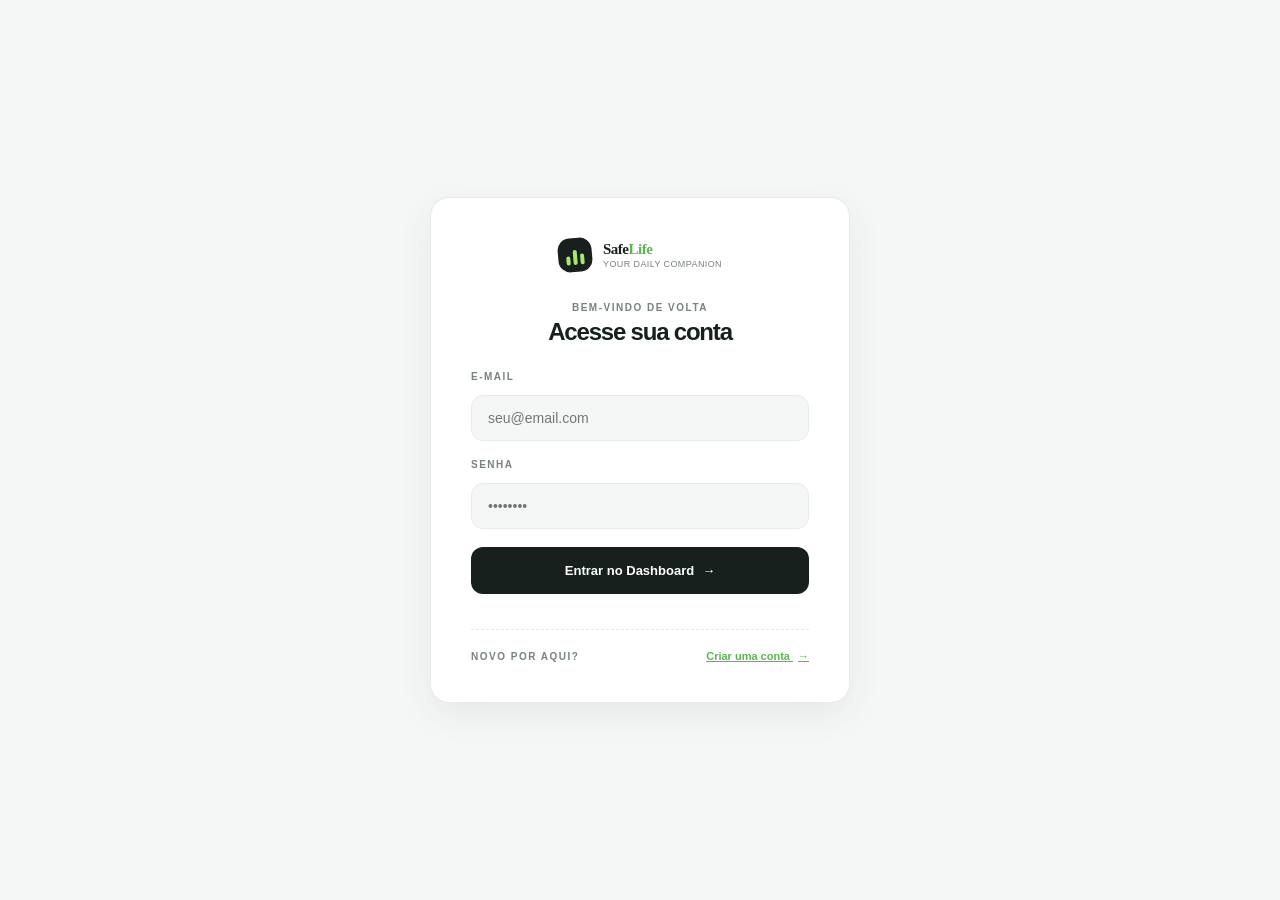
<file: index.html>
<!DOCTYPE html>
<html lang="pt-BR">
<head>
    <meta charset="UTF-8">
    <meta name="viewport" content="width=device-width, initial-scale=1.0">
    <title>SafeLife — Login</title>
    <link rel="stylesheet" href="style.css">
</head>
<body class="auth-body">
    <main class="auth-panel panel">
        <!-- Logo -->
        <div class="brand auth-brand">
            <div class="brand-mark">
                <span></span><span></span><span></span>
            </div>
            <div>
                <strong>Safe<span>Life</span></strong>
                <small>your daily companion</small>
            </div>
        </div>

        <div class="panel-header auth-header">
            <div>
                <p class="eyebrow">BEM-VINDO DE VOLTA</p>
                <h2>Acesse sua conta</h2>
            </div>
        </div>

        <form action="dashboard.html" method="GET" class="auth-form">
            <div class="input-group">
                <label class="nav-label">E-MAIL</label>
                <input type="email" placeholder="seu@email.com" required class="auth-input">
            </div>
            
            <div class="input-group">
                <label class="nav-label">SENHA</label>
                <input type="password" placeholder="••••••••" required class="auth-input">
            </div>

            <button type="submit" class="auth-btn">Entrar no Dashboard <span>→</span></button>
        </form>

        <div class="auth-footer">
            <span class="nav-label" style="margin:0; padding:0;">NOVO POR AQUI?</span>
            <a href="cadastro.html" class="text-button" style="margin:0;">Criar uma conta <span>→</span></a>
        </div>
    </main>

    <!-- Script para manter o tema (Dark/Light) salvo no localStorage -->
    <script>
        if (localStorage.getItem("healthtrack-theme") === "dark") {
            document.body.classList.add("dark");
        }
    </script>
</body>
</html>
</file>
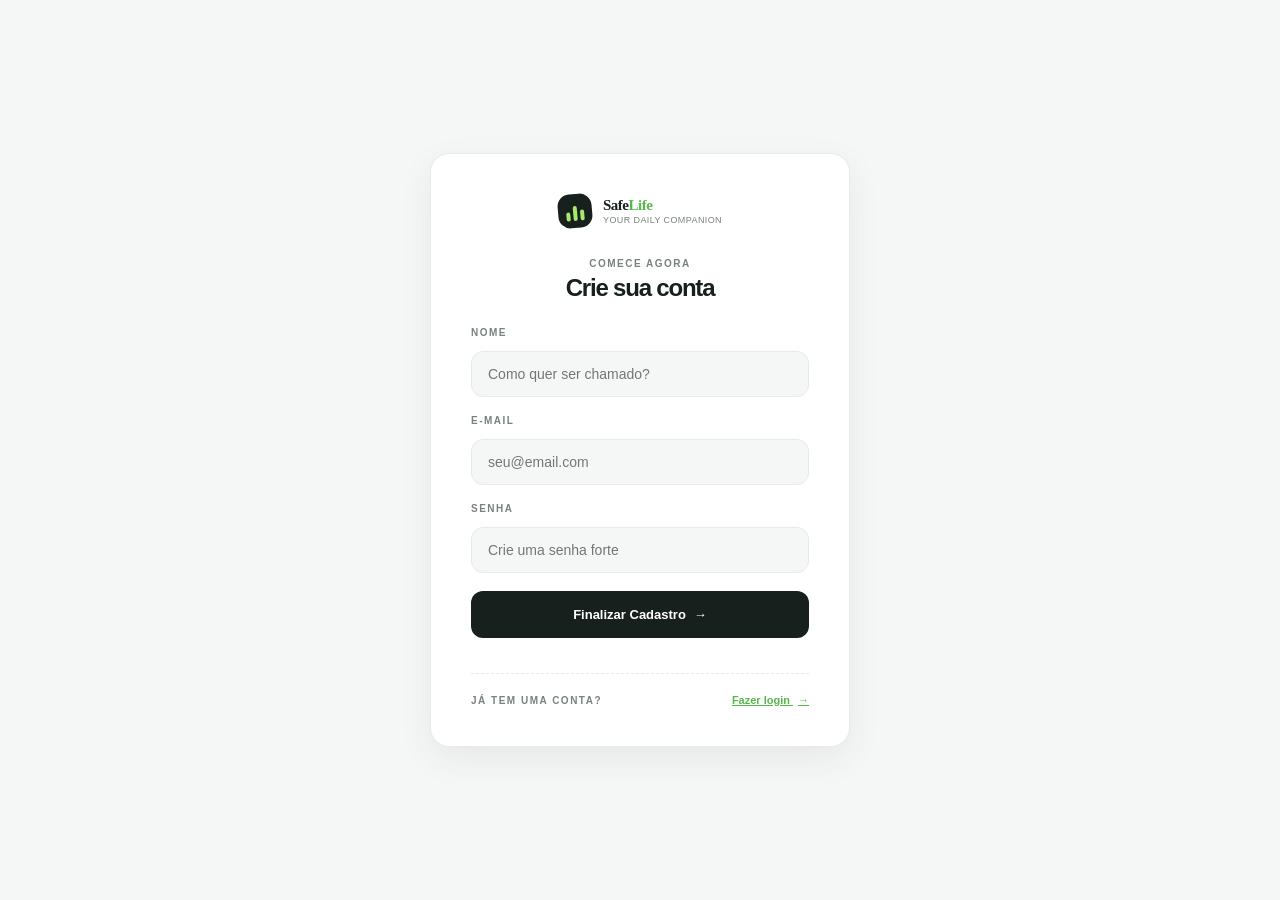
<file: cadastro.html>
<!DOCTYPE html>
<html lang="pt-BR">
<head>
    <meta charset="UTF-8">
    <meta name="viewport" content="width=device-width, initial-scale=1.0">
    <title>SafeLife — Cadastro</title>
    <link rel="stylesheet" href="style.css">
</head>
<body class="auth-body">
    <main class="auth-panel panel">
        <!-- Logo -->
        <div class="brand auth-brand">
            <div class="brand-mark">
                <span></span><span></span><span></span>
            </div>
            <div>
                <strong>Safe<span>Life</span></strong>
                <small>your daily companion</small>
            </div>
        </div>

        <div class="panel-header auth-header">
            <div>
                <p class="eyebrow">COMECE AGORA</p>
                <h2>Crie sua conta</h2>
            </div>
        </div>

        <form action="dashboard.html" method="GET" class="auth-form">
            <div class="input-group">
                <label class="nav-label">NOME</label>
                <input type="text" placeholder="Como quer ser chamado?" required class="auth-input">
            </div>

            <div class="input-group">
                <label class="nav-label">E-MAIL</label>
                <input type="email" placeholder="seu@email.com" required class="auth-input">
            </div>
            
            <div class="input-group">
                <label class="nav-label">SENHA</label>
                <input type="password" placeholder="Crie uma senha forte" required class="auth-input">
            </div>

            <button type="submit" class="auth-btn">Finalizar Cadastro <span>→</span></button>
        </form>

        <div class="auth-footer">
            <span class="nav-label" style="margin:0; padding:0;">JÁ TEM UMA CONTA?</span>
            <a href="index.html" class="text-button" style="margin:0;">Fazer login <span>→</span></a>
        </div>
    </main>

    <script>
        if (localStorage.getItem("healthtrack-theme") === "dark") {
            document.body.classList.add("dark");
        }
    </script>
</body>
</html>
</file>
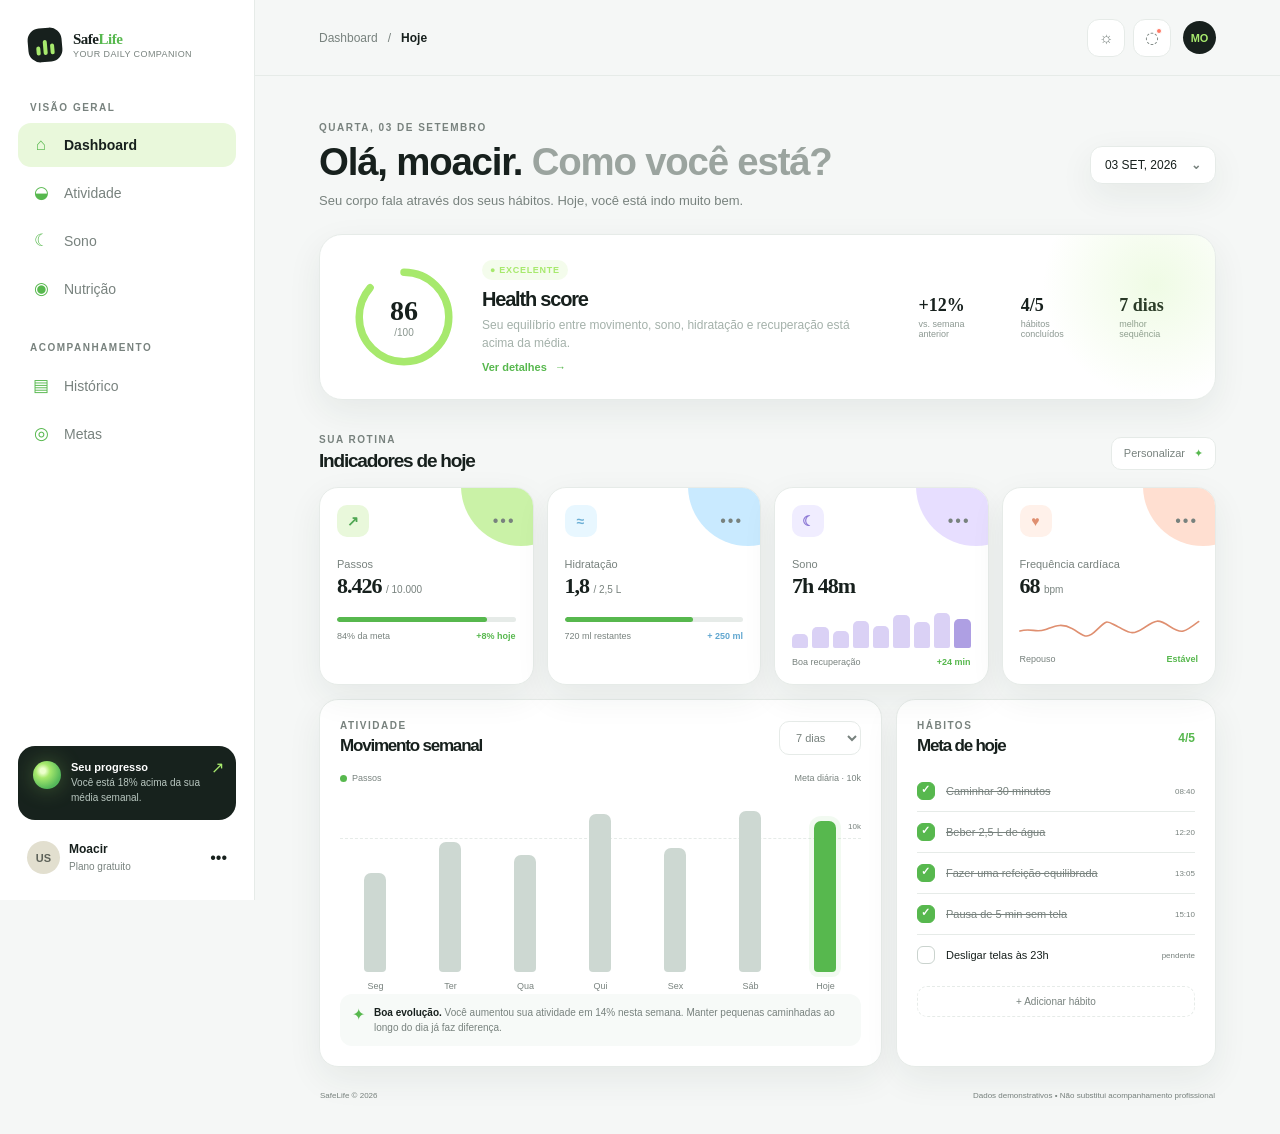
<file: dashboard.html>
<!DOCTYPE html>
<html lang="pt-BR">
<head>
    <meta charset="UTF-8">
    <meta name="viewport" content="width=device-width, initial-scale=1.0">
    <meta name="description" content="Health Tracking — acompanhe seus hábitos e indicadores de bem-estar em um só lugar.">
    <title>SafeLife — Dashboard</title>
    <link rel="stylesheet" href="style.css">
</head>
<body>
    <div class="app-shell">
        <!-- ==============================================
             BARRA LATERAL (MENU)
             ============================================== -->
        <aside class="sidebar" id="sidebar">
            <div class="brand">
                <div class="brand-mark">
                    <span></span><span></span><span></span>
                </div>
                <div>
                    <strong>Safe<span>Life</span></strong>
                    <small>your daily companion</small>
                </div>
            </div>

            <nav class="main-nav" aria-label="Navegação principal">
                <p class="nav-label">VISÃO GERAL</p>
                <button class="nav-item active" data-section="overview">
                    <span class="nav-icon">⌂</span>
                    <span>Dashboard</span>
                </button>
                <button class="nav-item" data-section="activity">
                    <span class="nav-icon">◒</span>
                    <span>Atividade</span>
                </button>
                <button class="nav-item" data-section="sleep">
                    <span class="nav-icon">☾</span>
                    <span>Sono</span>
                </button>
                <button class="nav-item" data-section="nutrition">
                    <span class="nav-icon">◉</span>
                    <span>Nutrição</span>
                </button>

                <p class="nav-label">ACOMPANHAMENTO</p>
                <button class="nav-item" data-section="history">
                    <span class="nav-icon">▤</span>
                    <span>Histórico</span>
                </button>
                <button class="nav-item" data-section="goals">
                    <span class="nav-icon">◎</span>
                    <span>Metas</span>
                </button>
            </nav>

            <div class="sidebar-bottom">
                <div class="coach-card">
                    <div class="coach-orb"></div>
                    <div>
                        <strong>Seu progresso</strong>
                        <p>Você está 18% acima da sua média semanal.</p>
                    </div>
                    <span class="arrow">↗</span>
                </div>

                <button class="profile-mini">
                    <div class="avatar">US</div>
                    <div class="profile-copy">
                        <strong>Moacir</strong>
                        <small>Plano gratuito</small>
                    </div>
                    <span>•••</span>
                </button>
            </div>
        </aside>

        <!-- ==============================================
             CONTEÚDO PRINCIPAL
             ============================================== -->
        <main class="main-content">
            <header class="topbar">
                <button class="mobile-menu" id="mobileMenu" aria-label="Abrir menu">☰</button>
                <div class="breadcrumb">
                    <span>Dashboard</span>
                    <span>/</span>
                    <strong id="sectionTitle">Hoje</strong>
                </div>

                <div class="top-actions">
                    <button class="icon-button" id="themeToggle" aria-label="Alternar tema">☼</button>
                    <button class="icon-button notification" aria-label="Notificações">
                        ◌
                        <i></i>
                    </button>
                    <div class="top-avatar">MO</div>
                </div>
            </header>

            <section class="content" id="content">
                
                <!-- 1. TELA: DASHBOARD GERAL (OVERVIEW) -->
                <div class="dashboard-view active" id="view-overview">
                    <div class="hero-row">
                        <div>
                            <p class="eyebrow">QUARTA, 03 DE SETEMBRO</p>
                            <h1>Olá, moacir. <span>Como você está?</span></h1>
                            <p class="hero-sub">Seu corpo fala através dos seus hábitos. Hoje, você está indo muito bem.</p>
                        </div>
                        <button class="date-selector" id="dateSelector">
                            <span>03 SET, 2026</span>
                            <b>⌄</b>
                        </button>
                    </div>

                    <div class="health-score">
                        <div class="score-main">
                            <div class="score-ring">
                                <svg viewBox="0 0 120 120" aria-hidden="true">
                                    <circle class="ring-bg" cx="60" cy="60" r="48"></circle>
                                    <circle class="ring-value" cx="60" cy="60" r="48" id="scoreRing"></circle>
                                </svg>
                                <div class="score-number">
                                    <strong id="healthScore">86</strong>
                                    <span>/100</span>
                                </div>
                            </div>
                            <div class="score-copy">
                                <span class="pill good">● Excelente</span>
                                <h2>Health score</h2>
                                <p>Seu equilíbrio entre movimento, sono, hidratação e recuperação está acima da média.</p>
                                <button class="text-button" id="scoreDetails">Ver detalhes <span>→</span></button>
                            </div>
                        </div>
                        <div class="score-divider"></div>
                        <div class="score-stats">
                            <div><span>+12%</span><small>vs. semana anterior</small></div>
                            <div><span>4/5</span><small>hábitos concluídos</small></div>
                            <div><span>7 dias</span><small>melhor sequência</small></div>
                        </div>
                    </div>

                    <div class="section-heading">
                        <div>
                            <p class="eyebrow">SUA ROTINA</p>
                            <h2>Indicadores de hoje</h2>
                        </div>
                        <button class="ghost-button" id="customizeBtn">Personalizar <span>✦</span></button>
                    </div>

                    <div class="metric-grid">
                        <article class="metric-card steps-card">
                            <div class="metric-head"><div class="metric-icon">↗</div><button class="card-menu">•••</button></div>
                            <div class="metric-label">Passos</div>
                            <div class="metric-value"><strong>8.426</strong> <span>/ 10.000</span></div>
                            <div class="progress-line"><i style="width:84%"></i></div>
                            <div class="metric-foot"><span>84% da meta</span><em>+8% hoje</em></div>
                        </article>

                        <article class="metric-card water-card">
                            <div class="metric-head"><div class="metric-icon">≈</div><button class="card-menu">•••</button></div>
                            <div class="metric-label">Hidratação</div>
                            <div class="metric-value"><strong id="waterValue">1,8</strong> <span>/ 2,5 L</span></div>
                            <div class="progress-line"><i id="waterBar" style="width:72%"></i></div>
                            <div class="metric-foot"><span>720 ml restantes</span><button id="addWater">+ 250 ml</button></div>
                        </article>

                        <article class="metric-card sleep-card">
                            <div class="metric-head"><div class="metric-icon">☾</div><button class="card-menu">•••</button></div>
                            <div class="metric-label">Sono</div>
                            <div class="metric-value"><strong>7h 48m</strong></div>
                            <div class="sleep-chart">
                                <span style="height:38%"></span><span style="height:55%"></span><span style="height:45%"></span>
                                <span style="height:72%"></span><span style="height:58%"></span><span style="height:86%"></span>
                                <span style="height:68%"></span><span style="height:93%"></span><span style="height:76%"></span>
                            </div>
                            <div class="metric-foot"><span>Boa recuperação</span><em>+24 min</em></div>
                        </article>

                        <article class="metric-card heart-card">
                            <div class="metric-head"><div class="metric-icon">♥</div><button class="card-menu">•••</button></div>
                            <div class="metric-label">Frequência cardíaca</div>
                            <div class="metric-value"><strong>68</strong> <span>bpm</span></div>
                            <div class="mini-line-chart" aria-label="Gráfico da frequência cardíaca">
                                <svg viewBox="0 0 260 65" preserveAspectRatio="none">
                                    <path d="M0 41 C16 36, 23 44, 36 39 S59 26, 76 37 S96 58, 112 39 S126 24, 143 34 S163 49, 180 36 S200 19, 218 33 S240 43, 260 25"></path>
                                </svg>
                            </div>
                            <div class="metric-foot"><span>Repouso</span><em>Estável</em></div>
                        </article>
                    </div>

                    <div class="dashboard-columns">
                        <section class="panel activity-panel">
                            <div class="panel-header">
                                <div>
                                    <p class="eyebrow">ATIVIDADE</p>
                                    <h2>Movimento semanal</h2>
                                </div>
                                <select id="rangeSelect" class="range-select" aria-label="Período do gráfico">
                                    <option value="7">7 dias</option>
                                    <option value="14">14 dias</option>
                                </select>
                            </div>
                            <div class="legend">
                                <span><i></i> Passos</span>
                                <span class="average">Meta diária · 10k</span>
                            </div>
                            <div class="bar-chart" id="barChart">
                                <div class="goal-line"><span>10k</span></div>
                                <div class="bars">
                                    <div class="bar-col"><div class="bar" style="height:55%"></div><small>Seg</small></div>
                                    <div class="bar-col"><div class="bar" style="height:72%"></div><small>Ter</small></div>
                                    <div class="bar-col"><div class="bar" style="height:65%"></div><small>Qua</small></div>
                                    <div class="bar-col"><div class="bar" style="height:88%"></div><small>Qui</small></div>
                                    <div class="bar-col"><div class="bar" style="height:69%"></div><small>Sex</small></div>
                                    <div class="bar-col"><div class="bar" style="height:97%"></div><small>Sáb</small></div>
                                    <div class="bar-col current"><div class="bar" style="height:84%"></div><small>Hoje</small></div>
                                </div>
                            </div>
                            <div class="panel-insight">
                                <div class="insight-icon">✦</div>
                                <p><strong>Boa evolução.</strong> Você aumentou sua atividade em 14% nesta semana. Manter pequenas caminhadas ao longo do dia já faz diferença.</p>
                            </div>
                        </section>

                        <section class="panel habits-panel">
                            <div class="panel-header">
                                <div>
                                    <p class="eyebrow">HÁBITOS</p>
                                    <h2>Meta de hoje</h2>
                                </div>
                                <span class="completion">4/5</span>
                            </div>
                            <div class="habit-list">
                                <label class="habit done">
                                    <input type="checkbox" checked>
                                    <span class="check"></span>
                                    <span class="habit-text">Caminhar 30 minutos</span>
                                    <small>08:40</small>
                                </label>
                                <label class="habit done">
                                    <input type="checkbox" checked>
                                    <span class="check"></span>
                                    <span class="habit-text">Beber 2,5 L de água</span>
                                    <small>12:20</small>
                                </label>
                                <label class="habit done">
                                    <input type="checkbox" checked>
                                    <span class="check"></span>
                                    <span class="habit-text">Fazer uma refeição equilibrada</span>
                                    <small>13:05</small>
                                </label>
                                <label class="habit done">
                                    <input type="checkbox" checked>
                                    <span class="check"></span>
                                    <span class="habit-text">Pausa de 5 min sem tela</span>
                                    <small>15:10</small>
                                </label>
                                <label class="habit">
                                    <input type="checkbox">
                                    <span class="check"></span>
                                    <span class="habit-text">Desligar telas às 23h</span>
                                    <small>pendente</small>
                                </label>
                            </div>
                            <button class="add-habit" id="addHabit">+ Adicionar hábito</button>
                        </section>
                    </div>
                </div>

                <!-- 2. TELA: ATIVIDADE -->
                <div class="dashboard-view" id="view-activity">
                    <div class="section-heading">
                        <div>
                            <p class="eyebrow">SEU CORPO EM MOVIMENTO</p>
                            <h2>Atividade Física</h2>
                        </div>
                        <button class="ghost-button">Sincronizar Apple Health <span>✦</span></button>
                    </div>
                    
                    <div class="dashboard-columns">
                        <section class="panel">
                            <div class="panel-header"><h2>Treinos da Semana</h2></div>
                            <div class="habit-list">
                                <label class="habit done">
                                    <span class="check" style="border-radius: 50%;"></span>
                                    <span class="habit-text">Musculação (Membros Superiores)</span>
                                    <small>Segunda, 45 min</small>
                                </label>
                                <label class="habit done">
                                    <span class="check" style="border-radius: 50%;"></span>
                                    <span class="habit-text">Corrida Leve</span>
                                    <small>Terça, 30 min</small>
                                </label>
                                <label class="habit">
                                    <span class="check" style="border-radius: 50%;"></span>
                                    <span class="habit-text">Musculação (Membros Inferiores)</span>
                                    <small>Quinta (Programado)</small>
                                </label>
                            </div>
                        </section>
                    </div>
                </div>

                <!-- 3. TELA: SONO -->
                <div class="dashboard-view" id="view-sleep">
                    <div class="section-heading">
                        <div>
                            <p class="eyebrow">RESTAURAÇÃO E DESCANSO</p>
                            <h2>Análise do Sono</h2>
                        </div>
                    </div>
                    
                    <div class="dashboard-columns">
                        <section class="panel">
                            <div class="panel-header"><h2>Média da Semana: 7h 20m</h2></div>
                            <div class="sleep-chart" style="height: 150px; margin-top: 20px;">
                                <span style="height:60%"></span><span style="height:80%"></span><span style="height:70%"></span>
                                <span style="height:90%"></span><span style="height:65%"></span><span style="height:100%"></span>
                                <span style="height:85%"></span>
                            </div>
                            <div class="panel-insight" style="margin-top: 20px;">
                                <div class="insight-icon">☾</div>
                                <p><strong>Bela recuperação!</strong> Seu sono profundo aumentou em 15% nos últimos dias, o que justifica a sua boa frequência cardíaca em repouso.</p>
                            </div>
                        </section>
                    </div>
                </div>

                <!-- 4. TELA: NUTRIÇÃO -->
                <div class="dashboard-view" id="view-nutrition">
                    <div class="section-heading">
                        <div>
                            <p class="eyebrow">COMBUSTÍVEL PARA O CORPO</p>
                            <h2>Nutrição</h2>
                        </div>
                        <button class="ghost-button">+ Adicionar Refeição</button>
                    </div>

                    <div class="metric-grid" style="grid-template-columns: repeat(2, minmax(0, 1fr)); margin-bottom: 20px;">
                        <article class="metric-card water-card">
                            <div class="metric-label">Calorias Consumidas</div>
                            <div class="metric-value"><strong>1.850</strong> <span>/ 2.200 kcal</span></div>
                            <div class="progress-line"><i style="width:84%"></i></div>
                        </article>
                        <article class="metric-card steps-card">
                            <div class="metric-label">Proteínas</div>
                            <div class="metric-value"><strong>110g</strong> <span>/ 140g</span></div>
                            <div class="progress-line"><i style="width:78%"></i></div>
                        </article>
                    </div>
                </div>

                <!-- 5. TELA: HISTÓRICO -->
                <div class="dashboard-view" id="view-history">
                    <div class="section-heading">
                        <div>
                            <p class="eyebrow">SEUS REGISTROS PASSADOS</p>
                            <h2>Histórico Completo</h2>
                        </div>
                        <select class="range-select">
                            <option>Agosto 2026</option>
                            <option>Julho 2026</option>
                        </select>
                    </div>

                    <section class="panel history-panel">
                        <div class="history-row history-header">
                            <span>DATA</span><span>ATIVIDADE</span><span>RESULTADO</span><span>STATUS</span>
                        </div>
                        <div class="history-row"><span>31 ago</span><strong>Check-in diário</strong><span>Health score 86</span><em class="status success">Excelente</em></div>
                        <div class="history-row"><span>30 ago</span><strong>Caminhada</strong><span>9.214 passos</span><em class="status success">Concluído</em></div>
                        <div class="history-row"><span>29 ago</span><strong>Sono</strong><span>7h 31m</span><em class="status neutral">Normal</em></div>
                        <div class="history-row"><span>28 ago</span><strong>Hidratação</strong><span>2,7 L</span><em class="status success">Meta batida</em></div>
                        <div class="history-row"><span>27 ago</span><strong>Meditação</strong><span>15 min</span><em class="status success">Concluído</em></div>
                        <div class="history-row"><span>26 ago</span><strong>Sono</strong><span>5h 10m</span><em class="status" style="background:#ff7965; color:#fff">Ruim</em></div>
                    </section>
                </div>

                <!-- 6. TELA: METAS -->
                <div class="dashboard-view" id="view-goals">
                    <div class="section-heading">
                        <div>
                            <p class="eyebrow">ALCANÇANDO OBJETIVOS</p>
                            <h2>Suas Metas</h2>
                        </div>
                        <button class="ghost-button">Criar Meta <span>+</span></button>
                    </div>

                    <div class="dashboard-columns">
                        <section class="panel">
                            <div class="panel-header"><h2>Metas Mensais</h2></div>
                            <div style="margin-top: 15px;">
                                <div style="margin-bottom: 20px;">
                                    <div style="display:flex; justify-content:space-between; font-size:11px; margin-bottom:5px;">
                                        <strong>Correr 50km no mês</strong> <span style="color:var(--muted)">32km / 50km</span>
                                    </div>
                                    <div class="progress-line"><i style="width:64%"></i></div>
                                </div>
                                <div>
                                    <div style="display:flex; justify-content:space-between; font-size:11px; margin-bottom:5px;">
                                        <strong>Ler 2 livros</strong> <span style="color:var(--muted)">1 / 2</span>
                                    </div>
                                    <div class="progress-line"><i style="background:var(--blue); width:50%"></i></div>
                                </div>
                            </div>
                        </section>
                    </div>
                </div>

                <footer class="footer">
                    <span>SafeLife © 2026</span>
                    <span>Dados demonstrativos • Não substitui acompanhamento profissional</span>
                </footer>
            </section>
        </main>
    </div>

    <!-- NOTIFICAÇÃO -->
    <div class="toast" id="toast" role="status" aria-live="polite">
        <span>✓</span>
        <p id="toastText">Atualizado com sucesso.</p>
    </div>

    <script src="script.js"></script>
</body>
</html>
</file>
<file: style.css>
* {
    box-sizing: border-box;
    margin: 0;
    padding: 0;
}

:root {
    --bg: #f5f7f6;
    --surface: #ffffff;
    --surface-soft: #f7faf8;
    --text: #17201d;
    --muted: #78827e;
    --line: #e6ebe8;
    --accent: #a7e96d;
    --accent-strong: #57b84e;
    --accent-soft: #e9f8db;
    --blue: #a6ddff;
    --blue-soft: #e8f7ff;
    --peach: #ffcab2;
    --peach-soft: #fff1ea;
    --lavender: #d7c9ff;
    --shadow: 0 12px 35px rgba(31, 56, 43, .07);
    --sidebar: 255px;
}

body.dark {
    --bg: #111614;
    --surface: #1a211e;
    --surface-soft: #202a25;
    --text: #eef5f0;
    --muted: #99a69f;
    --line: #2c3731;
    --accent-soft: #263b1d;
    --blue-soft: #172e3a;
    --peach-soft: #38271f;
    --shadow: 0 15px 40px rgba(0, 0, 0, .25);
}

body {
    font-family: Arial, Helvetica, sans-serif;
    background: var(--bg);
    color: var(--text);
    min-height: 100vh;
    transition: background .25s ease, color .25s ease;
}

button, input, select {
    font: inherit;
}

button {
    border: none;
    background: none;
    color: inherit;
    cursor: pointer;
}

.app-shell {
    min-height: 100vh;
    display: flex;
}

.sidebar {
    width: var(--sidebar);
    position: fixed;
    inset: 0 auto 0 0;
    padding: 28px 18px 18px;
    background: var(--surface);
    border-right: 1px solid var(--line);
    display: flex;
    flex-direction: column;
    z-index: 20;
}

.brand {
    display: flex;
    align-items: center;
    gap: 11px;
    padding: 0 10px;
    margin-bottom: 40px;
}

.brand-mark {
    width: 34px;
    height: 34px;
    border-radius: 12px;
    background: var(--text);
    display: flex;
    align-items: end;
    justify-content: center;
    gap: 3px;
    padding-bottom: 7px;
    transform: rotate(-5deg);
}

.brand-mark span {
    width: 4px;
    border-radius: 4px;
    background: var(--accent);
    display: block;
}

.brand-mark span:nth-child(1) { height: 9px; }
.brand-mark span:nth-child(2) { height: 15px; }
.brand-mark span:nth-child(3) { height: 11px; }

.brand strong {
    display: block;
    font-family: "Plus Jakarta Sans";
    font-size: 15px;
    letter-spacing: -0.5px;
}

.brand strong span {
    color: var(--accent-strong);
}

.brand small {
    display: block;
    color: var(--muted);
    margin-top: 1px;
    font-size: 9px;
    letter-spacing: .4px;
    text-transform: uppercase;
}

.nav-label, .eyebrow {
    font-size: 10px;
    font-weight: 700;
    letter-spacing: 1.5px;
    color: var(--muted);
}

.nav-label {
    padding: 0 12px;
    margin: 0 0 10px;
}

.nav-label:not(:first-child) {
    margin-top: 28px;
}

.main-nav {
    display: flex;
    flex-direction: column;
}

.nav-item {
    width: 100%;
    display: flex;
    align-items: center;
    gap: 12px;
    padding: 12px;
    border-radius: 13px;
    text-align: left;
    color: var(--muted);
    font-size: 14px;
    margin-bottom: 3px;
    transition: .2s ease;
}

.nav-item:hover {
    background: var(--surface-soft);
    color: var(--text);
}

.nav-item.active {
    background: var(--accent-soft);
    color: var(--text);
    font-weight: 700;
}

.nav-icon {
    width: 22px;
    text-align: center;
    font-size: 17px;
    color: var(--accent-strong);
}

.sidebar-bottom {
    margin-top: auto;
}

.coach-card {
    position: relative;
    overflow: hidden;
    padding: 15px;
    border-radius: 17px;
    background: #17221d;
    color: #fff;
    display: flex;
    gap: 10px;
    margin-bottom: 13px;
}

.coach-orb {
    width: 28px;
    height: 28px;
    border-radius: 50%;
    flex: 0 0 auto;
    background: radial-gradient(circle at 35% 35%, #ecffcc 0 10%, #a7e96d 28%, #55b85a 70%);
    box-shadow: 0 0 22px rgba(167,233,109,.3);
}

.coach-card strong {
    font-size: 11px;
    display: block;
    margin-bottom: 3px;
}

.coach-card p {
    font-size: 10px;
    line-height: 1.45;
    color: #b9c7c0;
    padding-right: 3px;
}

.coach-card .arrow {
    position: absolute;
    top: 12px;
    right: 12px;
    color: var(--accent);
}

.profile-mini {
    display: flex;
    align-items: center;
    width: 100%;
    padding: 8px 9px;
    gap: 9px;
    border-radius: 13px;
}

.profile-mini:hover {
    background: var(--surface-soft);
}

.avatar, .top-avatar {
    width: 33px;
    height: 33px;
    display: grid;
    place-items: center;
    border-radius: 50%;
    background: #e2dfcf;
    color: #5d6259;
    font-size: 11px;
    font-weight: 800;
}

.profile-copy {
    flex: 1;
    text-align: left;
}

.profile-copy strong {
    display: block;
    font-size: 12px;
}

.profile-copy small {
    color: var(--muted);
    font-size: 10px;
}

.main-content {
    margin-left: var(--sidebar);
    width: calc(100% - var(--sidebar));
}

.topbar {
    height: 76px;
    border-bottom: 1px solid var(--line);
    background: color-mix(in srgb, var(--bg) 92%, transparent);
    display: flex;
    align-items: center;
    justify-content: space-between;
    padding: 0 clamp(22px, 5vw, 64px);
    position: sticky;
    top: 0;
    z-index: 15;
    backdrop-filter: blur(18px);
}

.breadcrumb {
    display: flex;
    gap: 10px;
    color: var(--muted);
    font-size: 12px;
}

.breadcrumb strong {
    color: var(--text);
}

.top-actions {
    display: flex;
    align-items: center;
    gap: 8px;
}

.icon-button {
    width: 38px;
    height: 38px;
    border: 1px solid var(--line);
    border-radius: 12px;
    display: grid;
    place-items: center;
    background: var(--surface);
    color: var(--muted);
    position: relative;
}

.icon-button:hover {
    color: var(--text);
    transform: translateY(-1px);
}

.notification i {
    position: absolute;
    width: 6px;
    height: 6px;
    border-radius: 50%;
    background: #ff7965;
    top: 8px;
    right: 8px;
    border: 1px solid var(--surface);
}

.top-avatar {
    margin-left: 4px;
    background: var(--text);
    color: var(--accent);
}

.mobile-menu {
    display: none;
}

.content {
    max-width: 1460px;
    margin: auto;
    padding: 46px clamp(22px, 5vw, 64px) 34px;
}

.hero-row,
.section-heading,
.panel-header,
.metric-head,
.history-row {
    display: flex;
    align-items: center;
    justify-content: space-between;
}

.hero-row {
    margin-bottom: 26px;
}

h1, h2 {
    font-family: Arial, Helvetica, sans-serif;
    letter-spacing: -1.2px;
}

h1 {
    font-size: clamp(27px, 3vw, 39px);
    margin-top: 7px;
    line-height: 1.12;
}

h1 span {
    color: #9ba49f;
    font-weight: 600;
}

.hero-sub {
    color: var(--muted);
    font-size: 13px;
    margin-top: 10px;
    max-width: 570px;
}

.date-selector {
    border: 1px solid var(--line);
    background: var(--surface);
    padding: 11px 14px;
    border-radius: 12px;
    font-size: 12px;
    display: flex;
    gap: 14px;
    align-items: center;
    box-shadow: var(--shadow);
}

.date-selector b {
    color: var(--muted);
}

.health-score {
    background: var(--surface);
    color: var(--text);
    border: 1px solid var(--line);
    border-radius: 23px;
    padding: 24px 28px;
    display: flex;
    align-items: center;
    justify-content: space-between;
    gap: 30px;
    box-shadow: var(--shadow);
    position: relative;
    overflow: hidden;
}

.health-score:before {
    content: "";
    position: absolute;
    inset: -70px -60px auto auto;
    width: 240px;
    height: 240px;
    border-radius: 50%;
    background: radial-gradient(circle, rgba(167,233,109,.18), transparent 66%);
    pointer-events: none;
}

.score-main {
    display: flex;
    align-items: center;
    gap: 22px;
}

.score-ring {
    position: relative;
    width: 112px;
    height: 112px;
    flex: 0 0 auto;
}

.score-ring svg {
    width: 100%;
    height: 100%;
    transform: rotate(-90deg);
}

.score-ring circle {
    fill: none;
    stroke-width: 8;
}

.ring-bg {
    stroke: rgba(255,255,255,.11);
}

.ring-value {
    stroke: var(--accent);
    stroke-linecap: round;
    stroke-dasharray: 302;
    stroke-dashoffset: 42;
    transition: stroke-dashoffset 1s ease;
}

.score-number {
    position: absolute;
    inset: 0;
    display: grid;
    place-content: center;
    text-align: center;
}

.score-number strong {
    font-family: "Plus Jakarta Sans";
    font-size: 28px;
    line-height: 1;
}

.score-number span {
    color: #89958e;
    font-size: 10px;
    margin-top: 2px;
}

.score-copy {
    max-width: 510px;
}

.pill {
    display: inline-flex;
    align-items: center;
    border-radius: 100px;
    padding: 5px 8px;
    font-size: 9px;
    font-weight: 700;
    text-transform: uppercase;
    letter-spacing: .7px;
}

.pill.good {
    background: rgba(167,233,109,.13);
    color: var(--accent);
}

.score-copy h2 {
    margin-top: 8px;
    font-size: 20px;
}

.score-copy p {
    color: #a4b1aa;
    font-size: 12px;
    line-height: 1.5;
    margin-top: 5px;
}

.text-button {
    color: var(--accent-strong);
    font-size: 11px;
    font-weight: 700;
    margin-top: 9px;
}

.text-button span {
    margin-left: 5px;
}

.score-divider {
    width: 1px;
    height: 66px;
    background: rgba(255,255,255,.12);
}

.score-stats {
    display: flex;
    gap: clamp(18px, 3vw, 38px);
    padding-right: 10px;
}

.score-stats span {
    display: block;
    font-family: "Plus Jakarta Sans";
    font-weight: 800;
    font-size: 18px;
}

.score-stats small {
    display: block;
    color: #8c9892;
    font-size: 9px;
    margin-top: 3px;
}

.section-heading {
    margin: 34px 0 15px;
}

.section-heading h2 {
    font-size: 19px;
    margin-top: 5px;
}

.ghost-button, .range-select {
    border: 1px solid var(--line);
    background: var(--surface);
    color: var(--muted);
    border-radius: 10px;
    padding: 9px 12px;
    font-size: 11px;
}

.ghost-button span {
    color: var(--accent-strong);
    margin-left: 6px;
}

.metric-grid {
    display: grid;
    grid-template-columns: repeat(4, minmax(0, 1fr));
    gap: 13px;
}

.metric-card, .panel {
    background: var(--surface);
    border: 1px solid var(--line);
    border-radius: 19px;
    box-shadow: var(--shadow);
}

.metric-card {
    padding: 17px;
    min-height: 186px;
    position: relative;
    overflow: hidden;
}

.metric-card:after {
    content: "";
    position: absolute;
    width: 120px;
    height: 120px;
    border-radius: 50%;
    top: -62px;
    right: -48px;
    opacity: .6;
}

.steps-card:after { background: var(--accent); }
.water-card:after { background: var(--blue); }
.sleep-card:after { background: var(--lavender); }
.heart-card:after { background: var(--peach); }

.metric-head {
    position: relative;
    z-index: 1;
}

.metric-icon {
    width: 32px;
    height: 32px;
    border-radius: 10px;
    display: grid;
    place-items: center;
    font-weight: 800;
    font-size: 14px;
}

.steps-card .metric-icon { background: var(--accent-soft); color: #4fa653; }
.water-card .metric-icon { background: var(--blue-soft); color: #6cafd5; }
.sleep-card .metric-icon { background: #f0edff; color: #8b77d5; }
.heart-card .metric-icon { background: var(--peach-soft); color: #df8f70; }

body.dark .sleep-card .metric-icon { background: #29234a; }
body.dark .heart-card .metric-icon { background: #3f2a25; }

.card-menu {
    color: var(--muted);
    letter-spacing: 2px;
}

.metric-label {
    color: var(--muted);
    font-size: 11px;
    margin-top: 21px;
}

.metric-value {
    margin-top: 3px;
}

.metric-value strong {
    font-family: "Plus Jakarta Sans";
    font-size: 22px;
    letter-spacing: -1px;
}

.metric-value span {
    color: var(--muted);
    font-size: 10px;
}

.progress-line {
    margin-top: 18px;
    height: 5px;
    border-radius: 10px;
    background: var(--line);
    overflow: hidden;
}

.progress-line i {
    display: block;
    height: 100%;
    border-radius: inherit;
    background: var(--accent-strong);
}

.metric-foot {
    display: flex;
    justify-content: space-between;
    align-items: center;
    margin-top: 9px;
    gap: 8px;
    font-size: 9px;
    color: var(--muted);
}

.metric-foot em {
    color: var(--accent-strong);
    font-style: normal;
    font-weight: 700;
}

.metric-foot button {
    color: #61a7d0;
    font-weight: 700;
    font-size: 9px;
}

.sleep-chart {
    margin-top: 11px;
    height: 38px;
    display: flex;
    align-items: end;
    gap: 4px;
}

.sleep-chart span {
    width: 100%;
    border-radius: 5px 5px 2px 2px;
    background: #cabef1;
    opacity: .7;
}

.sleep-chart span:nth-last-child(1) {
    background: #8c77d7;
}

.mini-line-chart {
    height: 38px;
    margin-top: 8px;
}

.mini-line-chart svg {
    width: 100%;
    height: 100%;
    overflow: visible;
}

.mini-line-chart path {
    fill: none;
    stroke: #df8f70;
    stroke-width: 2.7;
    stroke-linecap: round;
}

.dashboard-columns {
    display: grid;
    grid-template-columns: minmax(0, 1.65fr) minmax(320px, .9fr);
    gap: 14px;
    margin-top: 14px;
}

.panel {
    padding: 20px;
}

.panel-header h2 {
    font-size: 17px;
    margin-top: 5px;
}

.range-select {
    appearance: auto;
    outline: none;
}

.legend {
    display: flex;
    align-items: center;
    gap: 16px;
    margin: 17px 0 8px;
    font-size: 9px;
    color: var(--muted);
}

.legend span:first-child {
    display: flex;
    align-items: center;
    gap: 5px;
}

.legend i {
    width: 7px;
    height: 7px;
    border-radius: 50%;
    background: var(--accent-strong);
}

.legend .average {
    margin-left: auto;
}

.bar-chart {
    position: relative;
    height: 200px;
    padding: 10px 0 0;
}

.goal-line {
    position: absolute;
    top: 47px;
    left: 0;
    right: 0;
    border-top: 1px dashed var(--line);
}

.goal-line span {
    position: absolute;
    top: -17px;
    right: 0;
    font-size: 8px;
    color: var(--muted);
}

.bars {
    position: absolute;
    inset: 8px 0 0;
    display: flex;
    align-items: end;
    justify-content: space-around;
    gap: 12px;
    padding: 12px 4px 0;
}

.bar-col {
    height: 100%;
    width: 10%;
    display: flex;
    flex-direction: column;
    align-items: center;
    justify-content: end;
    gap: 9px;
}

.bar {
    width: 22px;
    max-width: 75%;
    min-height: 18px;
    border-radius: 7px 7px 4px 4px;
    background: #cdd8d2;
    transition: height .6s cubic-bezier(.2,.8,.2,1);
}

.bar-col.current .bar {
    background: var(--accent-strong);
    box-shadow: 0 0 0 5px rgba(87,184,78,.08);
}

.bar-col small {
    font-size: 9px;
    color: var(--muted);
}

.panel-insight {
    margin-top: 3px;
    padding: 11px 12px;
    border-radius: 12px;
    background: var(--surface-soft);
    display: flex;
    gap: 9px;
    align-items: flex-start;
}

.insight-icon {
    color: var(--accent-strong);
}

.panel-insight p {
    color: var(--muted);
    font-size: 10px;
    line-height: 1.5;
}

.panel-insight strong {
    color: var(--text);
}

.completion {
    font-size: 12px;
    font-weight: 700;
    color: var(--accent-strong);
}

.habit-list {
    margin-top: 15px;
}

.habit {
    display: grid;
    grid-template-columns: 20px 1fr auto;
    align-items: center;
    gap: 9px;
    padding: 11px 0;
    border-bottom: 1px solid var(--line);
    cursor: pointer;
}

.habit:last-child {
    border-bottom: none;
}

.habit input {
    position: absolute;
    opacity: 0;
    pointer-events: none;
}

.check {
    width: 18px;
    height: 18px;
    border: 1.5px solid #cad3ce;
    border-radius: 6px;
    position: relative;
}

.habit.done .check {
    background: var(--accent-strong);
    border-color: var(--accent-strong);
}

.habit.done .check:after {
    content: "✓";
    color: white;
    font-size: 11px;
    font-weight: 800;
    position: absolute;
    left: 3px;
    top: 0px;
}

.habit-text {
    font-size: 11px;
}

.habit.done .habit-text {
    color: var(--muted);
    text-decoration: line-through;
}

.habit small {
    color: var(--muted);
    font-size: 8px;
}

.add-habit {
    width: 100%;
    margin-top: 11px;
    border: 1px dashed var(--line);
    border-radius: 10px;
    padding: 9px;
    color: var(--muted);
    font-size: 10px;
}

.add-habit:hover {
    border-color: var(--accent-strong);
    color: var(--accent-strong);
}

.recent-heading {
    margin-top: 32px;
}

.history-panel {
    padding: 0;
    overflow: hidden;
}

.history-row {
    padding: 14px 18px;
    border-bottom: 1px solid var(--line);
    grid-template-columns: .7fr 1.2fr 1fr .7fr;
    display: grid;
    gap: 14px;
    font-size: 10px;
}

.history-row:last-child {
    border-bottom: none;
}

.history-header {
    background: var(--surface-soft);
    font-size: 8px;
    color: var(--muted);
    letter-spacing: 1px;
}

.history-row > :not(:first-child) {
    min-width: 0;
}

.history-row strong {
    font-size: 10px;
}

.history-row span:not(:first-child) {
    color: var(--muted);
}

.status {
    font-style: normal;
    justify-self: start;
    border-radius: 999px;
    padding: 5px 8px;
    font-size: 8px;
    font-weight: 700;
}

.status.success {
    color: #439448;
    background: var(--accent-soft);
}

.status.neutral {
    color: #777;
    background: var(--surface-soft);
}

.footer {
    display: flex;
    justify-content: space-between;
    gap: 20px;
    padding: 24px 1px 0;
    color: var(--muted);
    font-size: 8px;
}

.toast {
    position: fixed;
    right: 26px;
    bottom: 24px;
    z-index: 50;
    display: flex;
    align-items: center;
    gap: 10px;
    padding: 12px 14px;
    border-radius: 13px;
    background: var(--text);
    color: var(--surface);
    box-shadow: 0 18px 45px rgba(0,0,0,.18);
    font-size: 11px;
    transform: translateY(20px);
    opacity: 0;
    pointer-events: none;
    transition: .25s ease;
}

.toast.visible {
    opacity: 1;
    transform: translateY(0);
}

.toast > span {
    color: var(--accent);
    font-weight: 800;
}

@media (max-width: 1080px) {
    :root { --sidebar: 224px; }
    .metric-grid { grid-template-columns: repeat(2, minmax(0, 1fr)); }
    .health-score { flex-wrap: wrap; }
    .score-divider { display: none; }
    .score-stats { width: 100%; justify-content: space-between; border-top: 1px solid rgba(255,255,255,.1); padding-top: 17px; }
}

@media (max-width: 820px) {
    :root { --sidebar: 0px; }
    .sidebar {
        transform: translateX(-100%);
        width: 260px;
        transition: transform .25s ease;
        box-shadow: 20px 0 40px rgba(0,0,0,.09);
    }

    .sidebar.open { transform: translateX(0); }

    .main-content { width: 100%; margin-left: 0; }

    .mobile-menu {
        display: grid;
        place-items: center;
        width: 35px;
        height: 35px;
        margin-right: 12px;
        border: 1px solid var(--line);
        border-radius: 10px;
        background: var(--surface);
    }

    .breadcrumb { flex: 1; }
    .topbar { padding: 0 20px; }
    .content { padding: 32px 20px; }
    .dashboard-columns { grid-template-columns: 1fr; }
}

@media (max-width: 620px) {
    .hero-row { align-items: flex-start; }
    .date-selector { display: none; }
    .hero-sub { font-size: 12px; }

    .health-score {
        padding: 19px;
    }

    .score-main {
        align-items: flex-start;
    }

    .score-ring {
        width: 86px;
        height: 86px;
    }

    .score-number strong { font-size: 23px; }
    .score-copy h2 { font-size: 17px; }
    .score-stats { gap: 8px; }
    .score-stats span { font-size: 15px; }

    .metric-grid { grid-template-columns: 1fr; }
    .metric-card { min-height: 166px; }

    .history-header { display: none; }
    .history-row {
        grid-template-columns: 1fr auto;
        gap: 6px 12px;
    }
    .history-row > *:nth-child(3) {
        grid-column: 1;
    }

    .status {
        grid-row: 1 / 3;
        grid-column: 2;
        align-self: center;
    }

    .footer {
        flex-direction: column;
        gap: 6px;
    }
}

/* ======================================================
   TELA DE LOGIN / CADASTRO
   ====================================================== */
.auth-body {
    display: flex;
    align-items: center;
    justify-content: center;
    min-height: 100vh;
    padding: 20px;
    background: var(--bg);
}

.auth-container {
    background: var(--surface);
    padding: 40px;
    border-radius: 19px;
    box-shadow: var(--shadow);
    width: 100%;
    max-width: 420px;
    border: 1px solid var(--line);
}

.auth-input {
    width: 100%;
    padding: 12px 14px;
    margin-top: 5px;
    border: 1px solid var(--line);
    border-radius: 12px;
    background: var(--bg);
    color: var(--text);
    outline: none;
    font-size: 14px;
    transition: border-color 0.2s ease;
}

.auth-input:focus {
    border-color: var(--accent-strong);
}

.btn-primary {
    display: inline-block;
    background: var(--text);
    color: var(--surface);
    padding: 14px 24px;
    border-radius: 12px;
    font-size: 14px;
    font-weight: 700;
    text-decoration: none;
    text-align: center;
    transition: transform 0.2s ease, opacity 0.2s ease;
}

.btn-primary:hover {
    transform: translateY(-2px);
    opacity: 0.9;
}

/* Ajuste do botão primário no dark mode */
body.dark .btn-primary {
    background: var(--accent-strong);
    color: #fff;
}

/* ======================================================
   TELAS DE AUTENTICAÇÃO (LOGIN / CADASTRO)
   ====================================================== */
.auth-body {
    display: flex;
    align-items: center;
    justify-content: center;
    min-height: 100vh;
    padding: 20px;
    background: var(--bg);
}

.auth-panel {
    width: 100%;
    max-width: 420px;
    padding: 40px;
}

.auth-brand {
    justify-content: center;
    margin-bottom: 30px;
    padding: 0;
}

.auth-header {
    margin-bottom: 25px;
    text-align: center;
    justify-content: center;
}

.auth-header h2 {
    font-size: 24px;
    margin-top: 5px;
}

.input-group {
    margin-bottom: 18px;
}

.input-group .nav-label {
    padding: 0;
    margin-bottom: 8px;
    display: block;
}

.auth-input {
    width: 100%;
    padding: 14px 16px;
    border: 1px solid var(--line);
    border-radius: 12px;
    background: var(--bg);
    color: var(--text);
    outline: none;
    font-size: 14px;
    transition: all 0.2s ease;
}

.auth-input:focus {
    border-color: var(--accent-strong);
    box-shadow: 0 0 0 3px rgba(87, 184, 78, 0.1);
}

.auth-btn {
    width: 100%;
    background: var(--text);
    color: var(--surface);
    padding: 16px;
    border-radius: 12px;
    font-size: 13px;
    font-weight: 700;
    margin-top: 10px;
    display: flex;
    align-items: center;
    justify-content: center;
    gap: 8px;
    transition: transform 0.2s ease;
}

.auth-btn:hover {
    transform: translateY(-2px);
}

body.dark .auth-btn {
    background: var(--accent-strong);
    color: #fff;
}

.auth-footer {
    margin-top: 35px;
    padding-top: 20px;
    border-top: 1px dashed var(--line);
    display: flex;
    align-items: center;
    justify-content: space-between;
}
/* ======================================================
   CONTROLE DE TELAS (VIEWS)
   ====================================================== */
.dashboard-view {
    display: none;
    animation: fadeSlideUp 0.4s ease forwards;
}

.dashboard-view.active {
    display: block;
}

@keyframes fadeSlideUp {
    from {
        opacity: 0;
        transform: translateY(15px);
    }
    to {
        opacity: 1;
        transform: translateY(0);
    }
}
</file>
